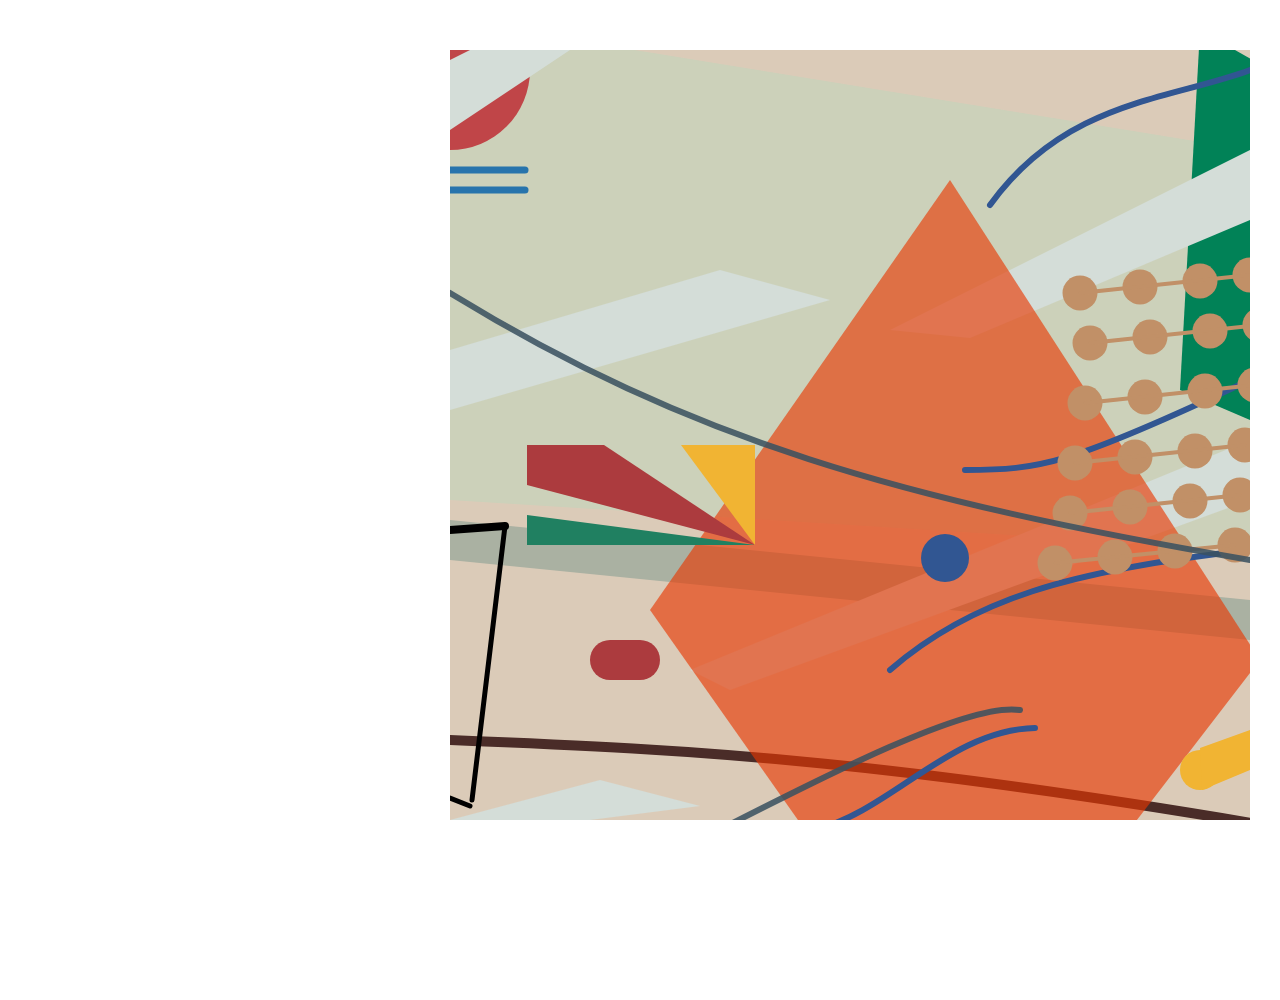
<file: week3_due_sep24/index.html>
<!DOCTYPE html>
<html lang="en">
  <head>
    <meta charset="utf-8" />
    <meta name="viewport" content="width=device-width, initial-scale=1.0">

    <title>Sketch</title>

    <link rel="stylesheet" type="text/css" href="style.css">

    <script src="libraries/p5.min.js"></script>
    <script src="libraries/p5.sound.min.js"></script>
  </head>

  <body>
    <script src="sketch.js"></script>
  </body>
</html>
</file>
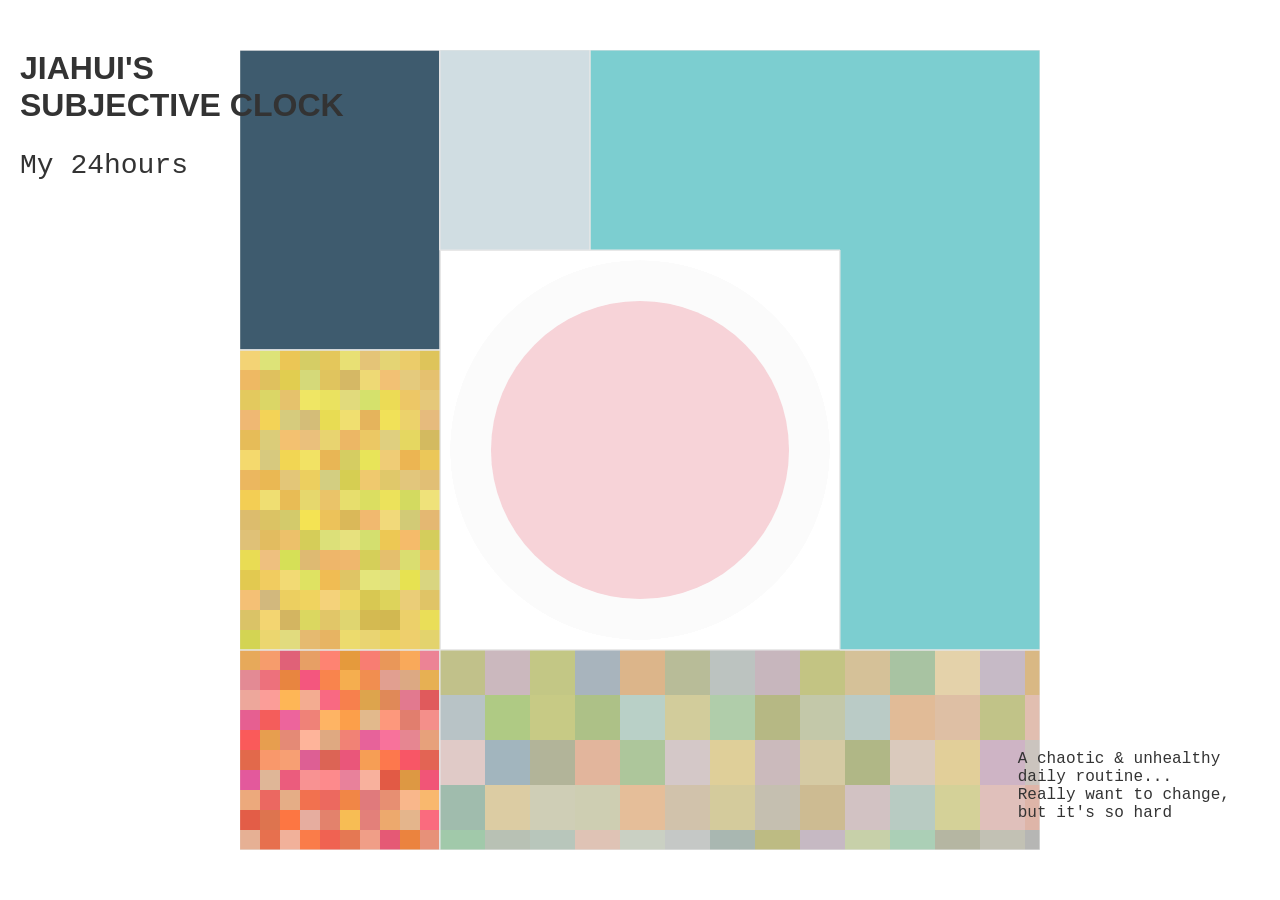
<file: week6_due_oct15/index.html>
<!DOCTYPE html>
<html lang="en">
  <head>
    <meta charset="utf-8" />
    <meta name="viewport" content="width=device-width, initial-scale=1.0">

    <title>Sketch</title>

    <link rel="stylesheet" type="text/css" href="style.css">

    <script src="libraries/p5.min.js"></script>
    <script src="libraries/p5.sound.min.js"></script>
  </head>

  <body>
    <script src="CLOCKhomework.js"></script>
    <div class="page-title">JIAHUI'S 
      <br>  SUBJECTIVE CLOCK</div>
    <div class="subtitle">My 24hours</div>
    <div class="text">A chaotic & unhealthy 
      <br> daily routine...
    <br> Really want to change, 
    <br> but it's so hard</div>

  </body>
</html>
</file>
<file: week3_due_sep24/style.css>
html, body {
  margin: 0;
  padding: 0;
}

canvas {
  display: block;
}
</file>
<file: week6_due_oct15/style.css>
html, body {
  margin: 0;
  padding: 0;
  width: 100%;
  height: 100%;
  
}

body {
  display: flex;
  justify-content: center;
  align-items: center;
  min-height: 100vh;
}

.page-title {
  position: fixed;
  top: 50px;
  left: 20px;
  font-family: Arial, sans-serif;
  font-size: 32px;
  font-weight: bold;
  z-index: 10;
  color: #333333;
}

.subtitle {
  position: fixed;
  top: 150px;
  left: 20px;
  font-family: Courier New, monospace;
  font-size: 28px;
  z-index: 10;
  color: #333333;
}

.text {
  position: fixed;
  top: 750px;
  right: 50px;
  font-family: Courier New, monospace;
  font-size: 16px;
  z-index: 10;
  letter-spacing: 0.05px;
  color: #333333;
}

canvas {
  display: block;
}
</file>
